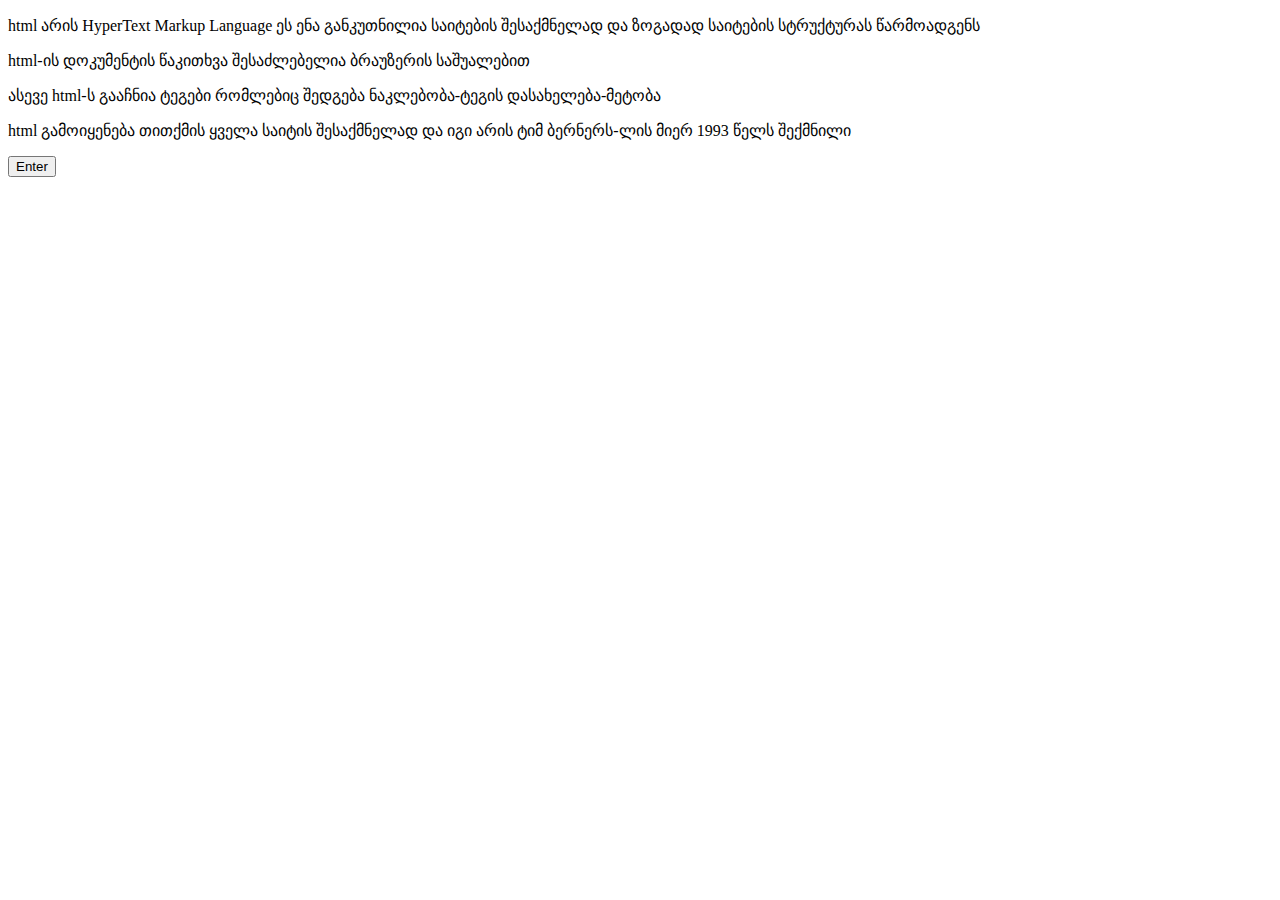
<file: day003/homework/index.html>
<!DOCTYPE html>
<html lang="en">
<head>
    <meta charset="UTF-8">
    <meta name="viewport" content="width=device-width, initial-scale=1.0">
    <title>Document</title>
</head>
<body> 
<p>html არის HyperText Markup Language ეს ენა განკუთნილია საიტების შესაქმნელად და ზოგადად საიტების სტრუქტურას წარმოადგენს</p>
<p>html-ის დოკუმენტის წაკითხვა შესაძლებელია ბრაუზერის საშუალებით</p>
<p>ასევე html-ს გააჩნია ტეგები რომლებიც შედგება ნაკლებობა-ტეგის დასახელება-მეტობა </p>
<p>html გამოიყენება თითქმის ყველა საიტის შესაქმნელად და იგი არის ტიმ ბერნერს-ლის მიერ 1993 წელს შექმნილი</p>
<button>Enter</button>
</body>
</html>
</file>
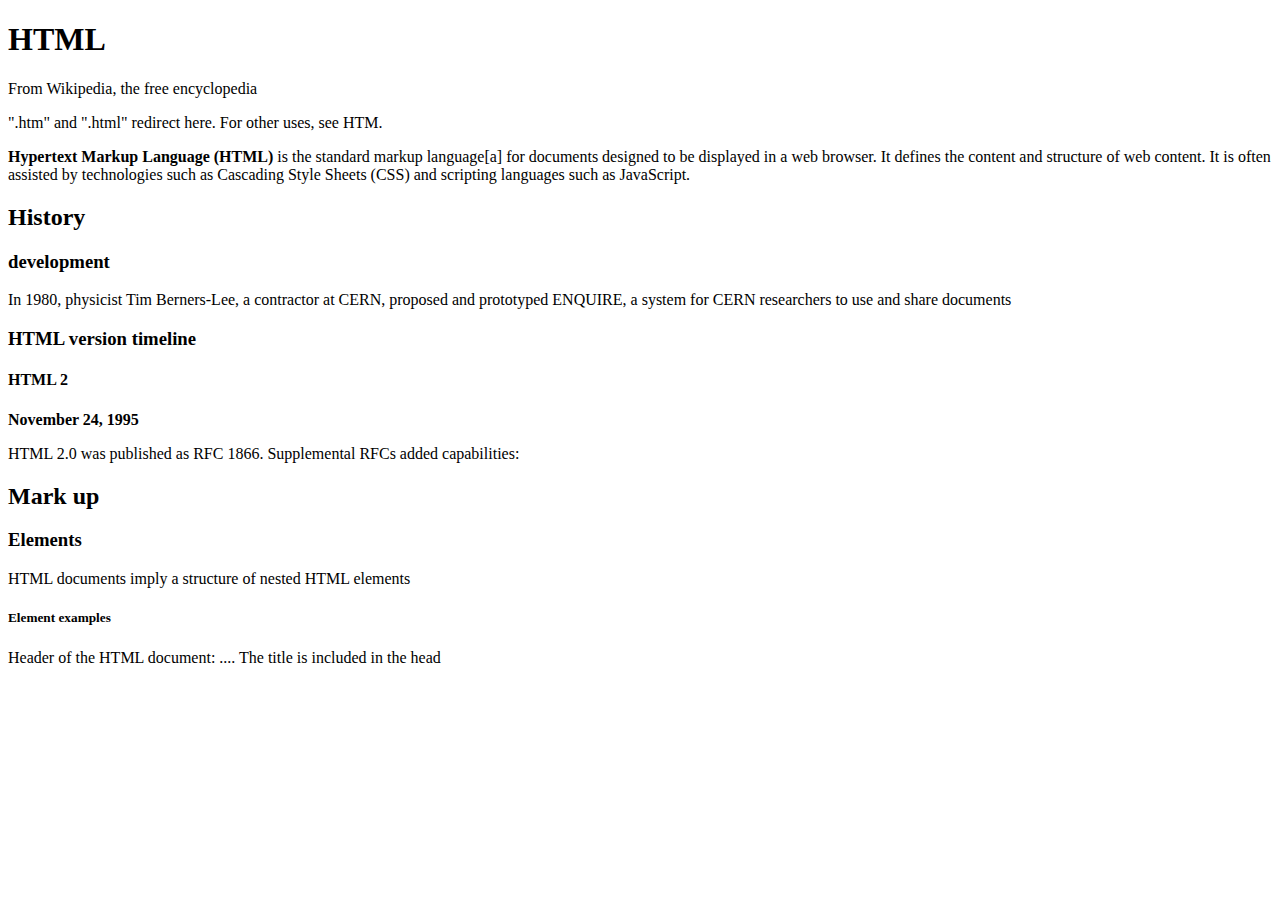
<file: day005/classwork/index.html>
<!DOCTYPE html>
<html lang="en">
<head>
    <meta charset="UTF-8">
    <meta name="viewport" content="width=>, initial-scale=1.0">
    <title>Document</title>
</head>
<body>
    <h1>HTML</h1>
    <p>From Wikipedia, the free encyclopedia</p>
    <p>".htm" and ".html" redirect here. For other uses, see HTM.</p>
    <p><b>Hypertext Markup Language (HTML)</b> is the standard markup language[a] for documents designed to be displayed in a web browser.
     It defines the content and structure of web content.
     It is often assisted by technologies such as Cascading Style Sheets (CSS) and scripting languages such as JavaScript.</p>
     <h2>History</h2>
     <h3>development</h3>
     <p>In 1980, physicist Tim Berners-Lee, a contractor at CERN, proposed and prototyped ENQUIRE,
         a system for CERN researchers to use and share documents</p>
     <h3>HTML version timeline</h3>
     <h4>HTML 2</h4>
     <p><b>November 24, 1995</b></p>
     <p>HTML 2.0 was published as RFC 1866. Supplemental RFCs added capabilities:</p>
     <h2>Mark up</h2>
     <h3>Elements</h3>
     <p>HTML documents imply a structure of nested HTML elements</p>
     <h5>Element examples</h5>
     <p>Header of the HTML document: <head>...</head>. The title is included in the head</p>
</body>
</html>
</file>
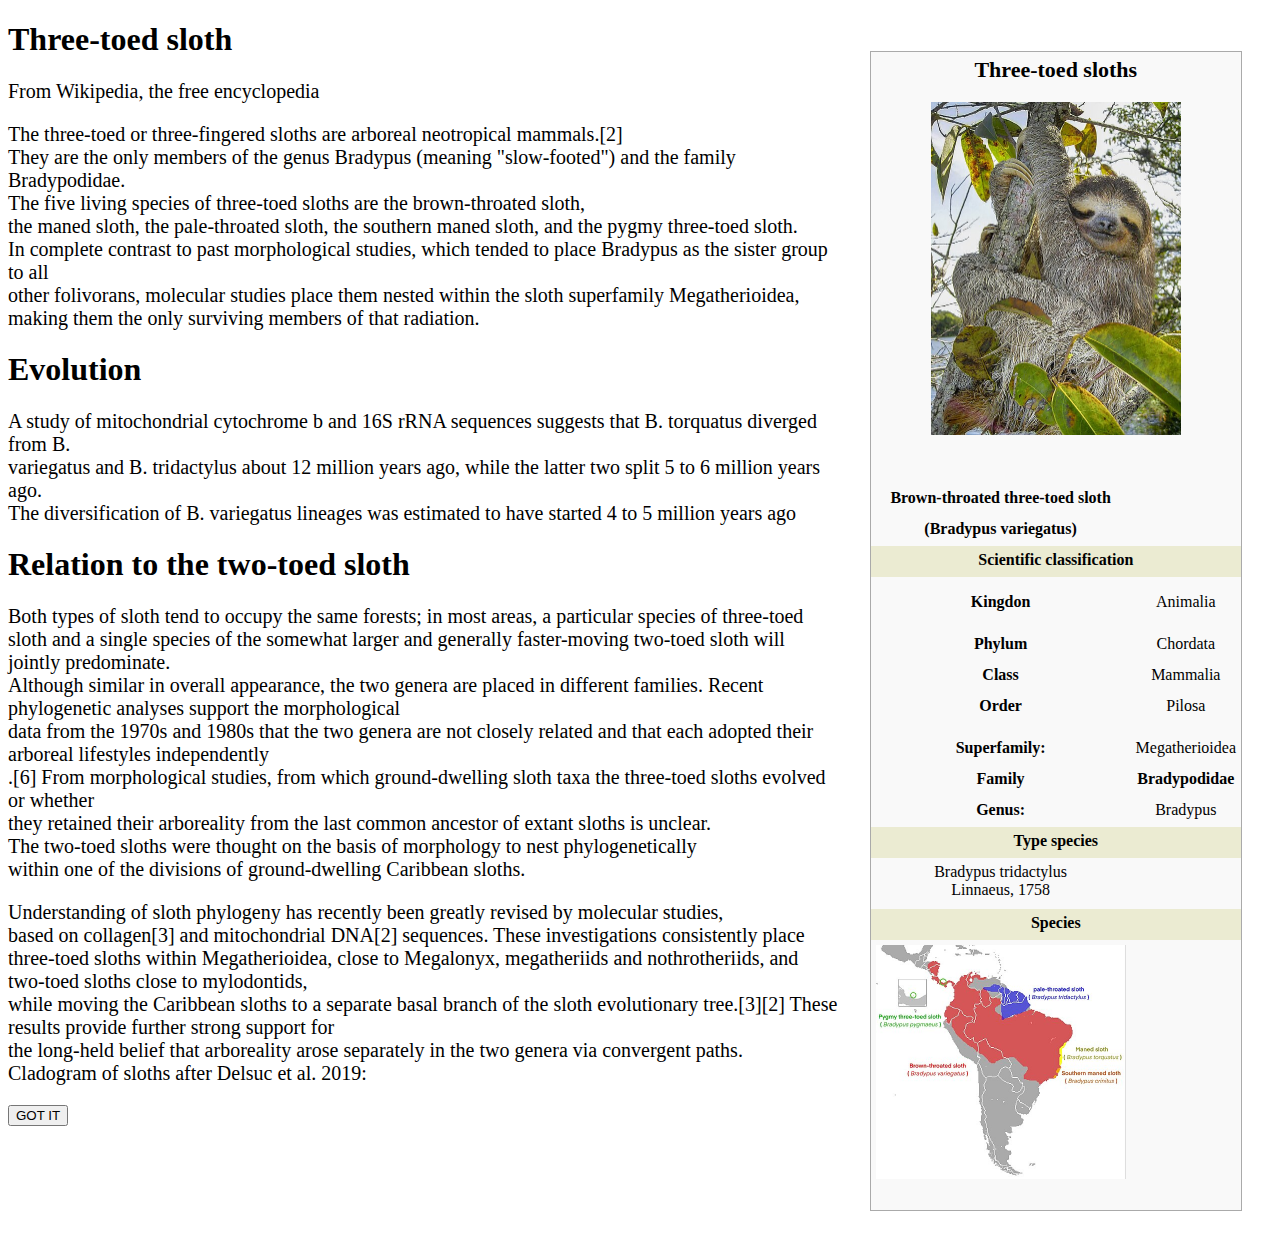
<file: day007/homework/index.html>
<!--ატრიბუტი არის საშუალეა რაც გვეხმარება ვაკონტროლოთ html-ის ელემენტები-->
<!--required tag არის ტეგი რომლის გამოყენებაც აუცილებელია მაგ src,href  -->
<!-- ხოლო optional tag არი ტეგი რომლის გამოყენებაც ნებაყოფლობითია  -->
 <!-- alt ატრიბუტი გამოიყენება გვაძლევს საშუალებას სიტყვიერად აღვწეროთ ფოტო თუ ვერ მოხდა ფოტოს საიტზე გამოტანა -->

 <!DOCTYPE html>
 <html lang="en">
 <head>
    <meta charset="UTF-8">
    <meta name="viewport" content="width=device-width, initial-scale=1.0">
    <title>Document</title>
    <link rel="icon" type="image/x-icon" href="images/images.webp">
    <link rel="stylesheet" href="style.css">
 </head>
 <body>
   <table>   
    <tr>
        <th colspan="2" class="header">Three-toed sloths</th>
    </tr>
        <tr>
             <td colspan="2" style="text-align: center; padding: 10px;">
                <img src="images/Bradypus.jpg" width="250" height="333">
              </td>
              <tr>
        <th>Brown-throated three-toed sloth</th>
        </tr>
        <tr>
        <th>(Bradypus variegatus)
        </th>
        <tr>
        <th colspan="2" class="moon"">Scientific classification</th>
        </tr>
        <td></td>
        </tr>
        <tr>
        <th>Kingdon</th>
        <td>Animalia</td>
        </tr>
        <tr>
        <th colspan="2" class="section-header"></th>
        </tr>
        <tr>
        <th>Phylum</th>
        <td>Chordata</td>
        </tr>
        <tr>
        <th>Class</th>
        <td>Mammalia</td>
        </tr>
        <tr>
        <th>Order</th>
        <td>Pilosa</td>
        </tr>
        <tr>
        <th colspan="2" class="section-header"></th>
        </tr>
        <tr>
        <th>Superfamily:</th>
        <td>Megatherioidea</td>
        </tr>
        <tr>
        <th>Family</th>
        <td><b>Bradypodidae</b></td>
        </tr>
        <tr>
        <th>Genus:</th>
         <td>Bradypus</td>
        </tr>
        <tr>
          <th colspan="2" class="moon">Type species</th>
        </tr>
        <tr>
          <td>Bradypus tridactylus<br>
            Linnaeus, 1758</td>
        </tr>
        <tr>
        <th colspan="2" class="moon">Species</th>
        </tr>
        <tr>
      
        <th class="img"><img src="images/Three-toed_sloth_range.jpg" width="250" height="234"></th>
        </td>
        </tr>
   </table>
  <main class="content">
    <h1>Three-toed sloth</h1>
    <p>From Wikipedia, the free encyclopedia</p>
    <p>The three-toed or three-fingered sloths are arboreal neotropical mammals.[2]<br> They are the only
         members of the genus Bradypus (meaning "slow-footed") and the family Bradypodidae. <br>
         The five living species of three-toed sloths are the brown-throated sloth,<br> the maned sloth, 
         the pale-throated sloth, the southern maned sloth, and the pygmy three-toed sloth.<br> In complete contrast 
         to past morphological studies, which tended to place Bradypus as the sister group to all<br>other folivorans,
          molecular studies place them nested within the sloth superfamily Megatherioidea,<br>
         making them the only surviving members of that radiation.
        </p>
 
          <h1>Evolution</h1>
          <p>A study of mitochondrial cytochrome b and 16S rRNA sequences suggests that B. torquatus diverged from B.<br> variegatus and B.
             tridactylus about 12 million years ago, while the latter two split 5 to 6 million years ago.<br> The diversification of B.
             variegatus lineages was estimated to have started 4 to 5 million years ago</p>
          <h1>Relation to the two-toed sloth</h1>
           <p>Both types of sloth tend to occupy the same forests; in most areas, a particular species of three-toed<br> sloth and 
              a single species of the somewhat larger and generally faster-moving two-toed sloth will jointly predominate.<br> Although similar in overall appearance,
               the two genera are placed in different families. Recent phylogenetic analyses support the morphological<br> data from the 1970s and 1980s
                that the two genera are not closely related and that each adopted their arboreal lifestyles independently<br>.[6] From morphological studies,
                 from which ground-dwelling sloth taxa the three-toed sloths evolved or whether<br>they retained their arboreality from the last common ancestor of extant sloths is unclear.<br>
               The two-toed sloths were thought on the basis of morphology to nest phylogenetically <br>within one of the divisions of ground-dwelling Caribbean sloths.</p>

          <p>Understanding of sloth phylogeny has recently been greatly revised by molecular studies,<br>
                 based on collagen[3] and mitochondrial DNA[2] sequences. These investigations consistently place<br> three-toed sloths within Megatherioidea,
                  close to Megalonyx, megatheriids and nothrotheriids, and two-toed sloths close to mylodontids,<br> while moving the Caribbean sloths to a separate
                  basal branch of the sloth evolutionary tree.[3][2] These results provide further strong support for<br>the long-held belief that arboreality
                   arose separately in the two genera via convergent paths.<br>
   
                  Cladogram of sloths after Delsuc et al. 2019:</p>
  </main>
  <button>GOT IT</button>

 </body>
 </html>
</file>
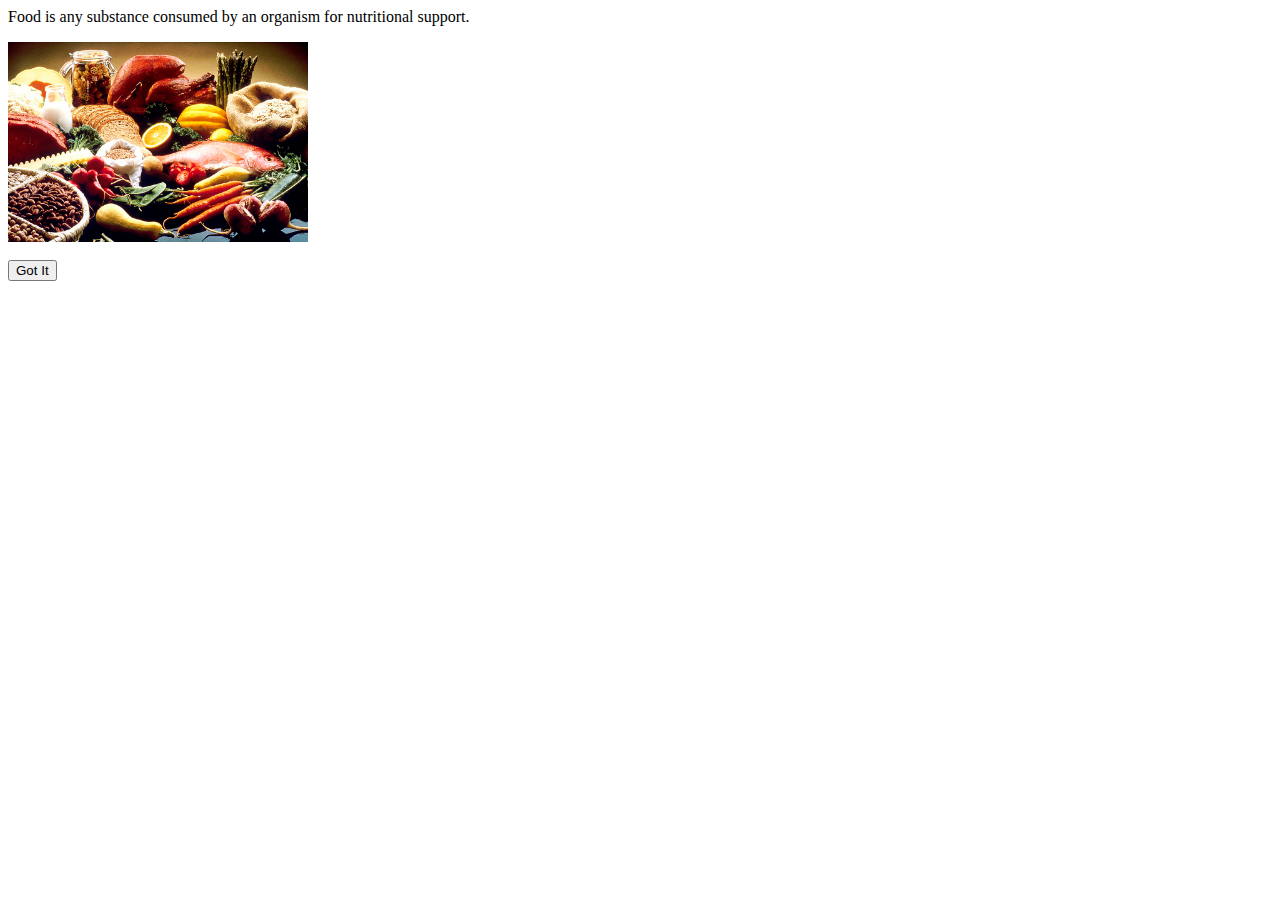
<file: day009/classwork/index.html>
<html>
    <head>
        <title>Food</title>
    </head>
    <body>
        <p>Food is any substance consumed by an organism for nutritional support.</p>
        <img src="Good_Food_Display_-_NCI_Visuals_Online.jpg" alt="Display of various foods" width="300px">
        <br>
        <br>
        <button>Got It</button>
    </body>
</html>
</file>
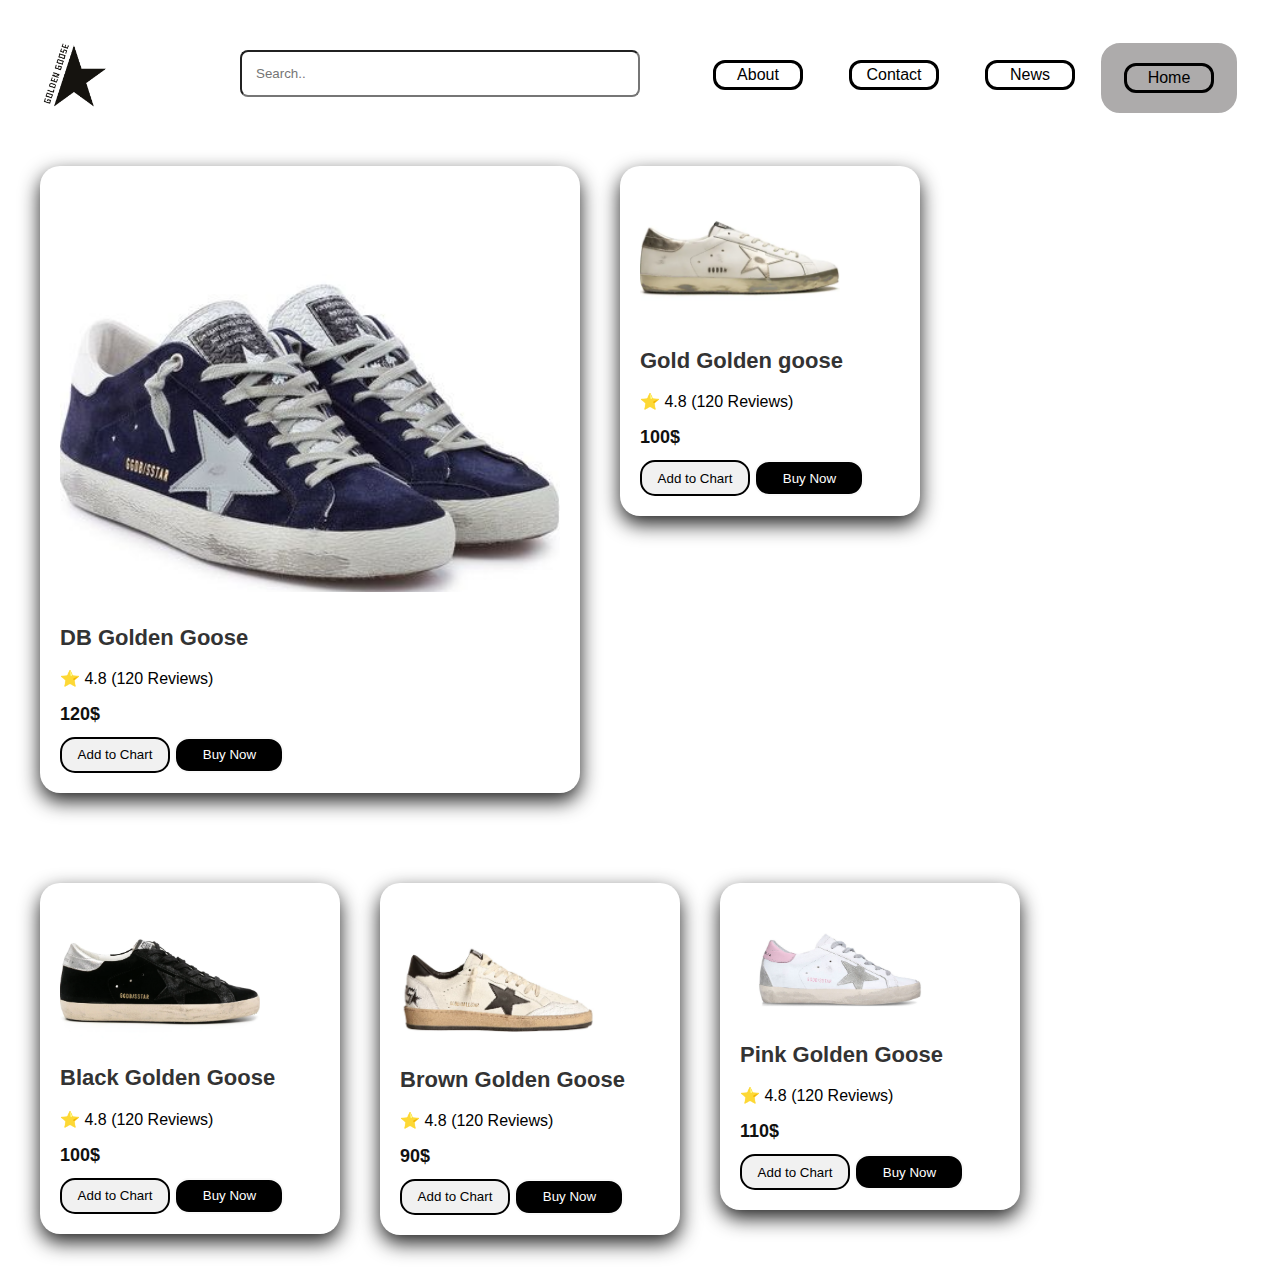
<file: day009/homework/index.html>
<!-- px არის ეკრანზე გამოტანილი ელემენტის ზომის ერთეული, ასევე არის ყველაზე პატარა წერტილი რომელიც შეიძლება გამოჩნდეს ეკრანზე.-->
 <!-- html ტეგი არის კონტეინერი ყველა სხვა ტეგისათვის ,ანუ მასში იწერება ყველა სხვა დანარჩენი ტეგები-->
  <!--head არის ტეგი რომელიც აწვდის ბრაუზერს საიტის შესახებ ინფორმაციას-->
  <!--body არის ტეგი რომელშიც იწერება ყველაფერი რაც ვიზუალურად ჩანს საიტზე-->


<!DOCTYPE html>
<html lang="en">
<head>
    <meta charset="UTF-8">
    <meta name="viewport" content="width=device-width, initial-scale=1.0">
    <title>Golden Goose</title>
    <link rel="icon" type="image/x-icon" href="shoes/MyPhoto_11_5_2025_7_50_24_PM.png">
    <link rel="stylesheet" href="style.css">
</head>
<body>
<img src="shoes/MyPhoto_11_5_2025_7_50_24_PM.png" alt="logo" class="logo" width="70px">
<ol>
  <li class="j"><a href="">Home</a></li>
  <li><a href="">News</a></li>
  <li><a href="">Contact</a></li>
  <li><a href="">About</a></li>
  <input type="text" placeholder="Search..">
</ol>
    <div class="o">
    <div class="first-card">
            <img src="shoes/Screenshot 2025-10-31 215642.png" alt="Dark Blue Golden Goose" class="first-img">
            <h2 class="k">DB Golden Goose</h2>
            <div>
            <p class="product-rating">⭐ 4.8 (120 Reviews)</p>    
            <p class="m">120$</p>
            </div>
        <div class="product-buttons">
      <button class="btn-add">Add to Chart</button>
      <button class="btn-buy">Buy Now</button>
    </div>
    </div>
    <div class="second-card">
           <img src="shoes/Screenshot 2025-10-31 233432.png" alt="Dark Blue Golden Goose" width="200">
            <h2 class="k">Gold Golden goose</h2>
            <div>
            <p class="product-rating">⭐ 4.8 (120 Reviews)</p>    
            <p class="m">100$</p>
            </div>
        <div class="product-buttons">
      <button class="btn-add">Add to Chart</button>
      <button class="btn-buy">Buy Now</button>
    </div>
    </div>
    <div class="third-card">
           <img src="shoes/Screenshot 2025-10-31 233529.png" alt="Dark Blue Golden Goose" class="s" width="200">
            <h2 class="k">Black Golden Goose</h2>
            <div>
            <p class="product-rating">⭐ 4.8 (120 Reviews)</p>    
            <p class="m">100$</p>
            </div>
        <div class="product-buttons">
      <button class="btn-add">Add to Chart</button>
      <button class="btn-buy">Buy Now</button>
    </div>
    </div>
    <div class="forth-card">
           <img src="shoes/Screenshot 2025-10-31 233621.png" alt="Dark Blue Golden Goose" width="200" class="a">
            <h2 class="k">Brown Golden Goose</h2>
            <div>
            <p class="product-rating">⭐ 4.8 (120 Reviews)</p>    
            <p class="m">90$</p>
            </div>
        <div class="product-buttons">
      <button class="btn-add">Add to Chart</button>
      <button class="btn-buy">Buy Now</button>
    </div>
    </div>
    <div class="fifth-card">
           <img src="shoes/Screenshot 2025-10-31 230720.png" alt="Dark Blue Golden Goose" width="200" class="q">
            <h2 class="k">Pink Golden Goose</h2>
            <div>
            <p class="product-rating">⭐ 4.8 (120 Reviews)</p>    
            <p class="m">110$</p>
            </div>
        <div class="product-buttons">
      <button class="btn-add">Add to Chart</button>
      <button class="btn-buy">Buy Now</button>
    </div>
    </div> 
    </div>
</body>
</html>
</file>
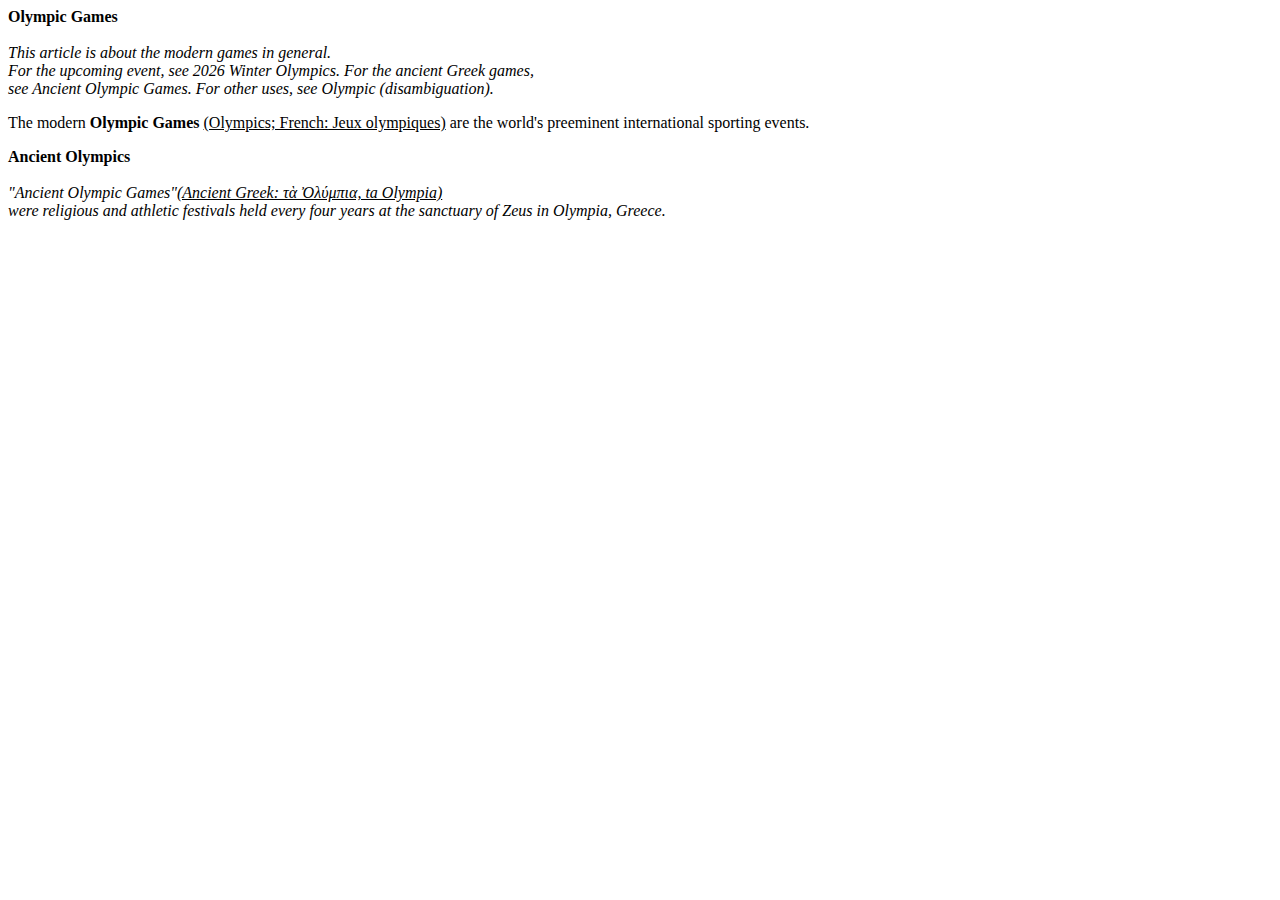
<file: day011/classwork/index.html>
<!DOCTYPE html>
<html lang="en">
<head>
    <title>Document</title>
</head>
<body>
   <b>Olympic Games</b>
   <br><br>
   <i>This article is about the modern games in general.<br>
   For the upcoming event, see 2026 Winter Olympics. For the ancient Greek games,<br>
    see Ancient Olympic Games. For other uses, see Olympic (disambiguation).</i>
    <p>The modern <b> Olympic Games</b> <u>(Olympics; French: Jeux olympiques)</u>
         are the world's preeminent international sporting events. </p>
         <strong>Ancient Olympics</strong>
         <br><br>
         <em> "Ancient Olympic Games"<u>(Ancient Greek: τὰ Ὀλύμπια, ta Olympia)<br></u>
          were religious and athletic festivals held every four years at the sanctuary of Zeus in Olympia, Greece. </em>
</body>
</html>
</file>
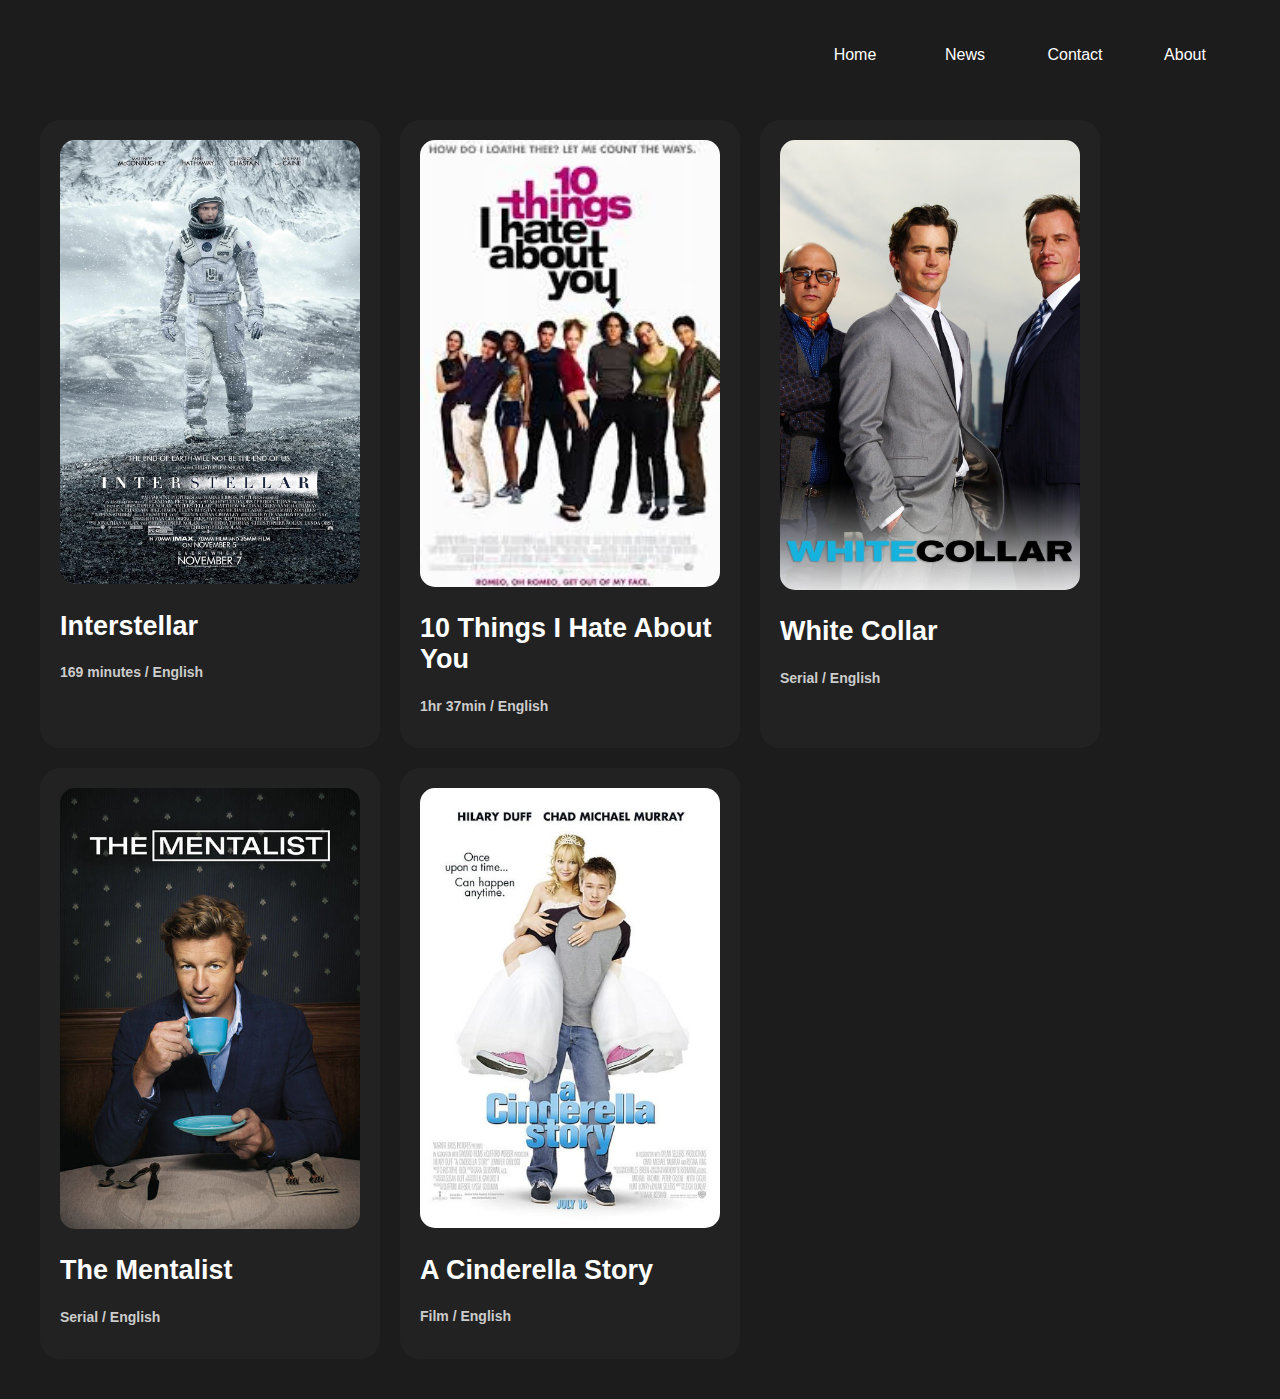
<file: day011/homework/index.html>
<!-- ტექსტის ფორმატირების ტეგები არის ტეგები რომელიც html-ში ვიზუალს უცვლის ნებისმიერ ტექსტის
გვაქვს b-ტექსტის გამუქება i-ტექსტის დახრა u-ტესტის ქვემოთ ხაზის გასმა em-ტექსტის დახრა strong-ტექსტის გამუქება teg-ები
b,i-em,strong ტეგებს შორის განსხვავება ისაა რომ em,strong ტეგი ეხმარება შეზღუდული შესაძლებლობის მქონე ადამიანებს
 როდესაც text reader-ს გამოიყენებენ ხმა და ინტონაცია შეცვალოს,ხოლო დანარჩენი იგივეა strong-b-აუქებს ტექსტს, i-em-ტექსტს ხრის -->


<!DOCTYPE html>
<html lang="en">
<head>
  <meta charset="UTF-8">
  <meta name="viewport" content="width=device-width, initial-scale=1.0">
  <title>MovieSEE</title>
  <link rel="stylesheet" href="style.css"> 
</head>
<body>

  <ol>
    <li><a href="">Home</a></li>
    <li><a href="">News</a></li>
    <li><a href="">Contact</a></li>
    <li><a href="">About</a></li>
  </ol>

  <div class="movie-container">
    <div class="davigale-dges-dzaan">
      <img src="image/MV5BYzdjMDAxZGItMjI2My00ODA1LTlkNzItOWFjMDU5ZDJlYWY3XkEyXkFqcGc@._V1_FMjpg_UX1000_.jpg" alt="Interstellar">
      <div class="k">
        <h2>Interstellar</h2>
        <p class="movie-time">169 minutes / English</p>
      </div>
    </div>

    <div class="davigale-dges-dzaan">
      <img src="image/download.jpeg" alt="10 Things I Hate About You">
      <div class="k">
        <h2>10 Things I Hate About You</h2>
        <p class="movie-time">1hr 37min / English</p>
      </div>
    </div>

    <div class="davigale-dges-dzaan">
      <img src="image/p8266121_b_v8_aa.jpg" alt="White Collar">
      <div class="k">
        <h2>White Collar</h2>
        <p class="movie-time">Serial / English</p>
      </div>
    </div>

    <div class="davigale-dges-dzaan">
      <img src="image/964654991595441373.jpg" alt="The Mentalist">
      <div class="k">
        <h2>The Mentalist</h2>
        <p class="movie-time">Serial / English</p>
      </div>
    </div>

    <div class="davigale-dges-dzaan">
      <img src="image/MV5BMTA1NDI0OTkwNDNeQTJeQWpwZ15BbWU3MDQ3Nzc1MjE@._V1_FMjpg_UX1000_.jpg" alt="A Cinderella Story">
      <div class="k">
        <h2>A Cinderella Story</h2>
        <p class="movie-time">Film / English</p>
      </div>
    </div>
  </div>

</body>
</html>
</file>
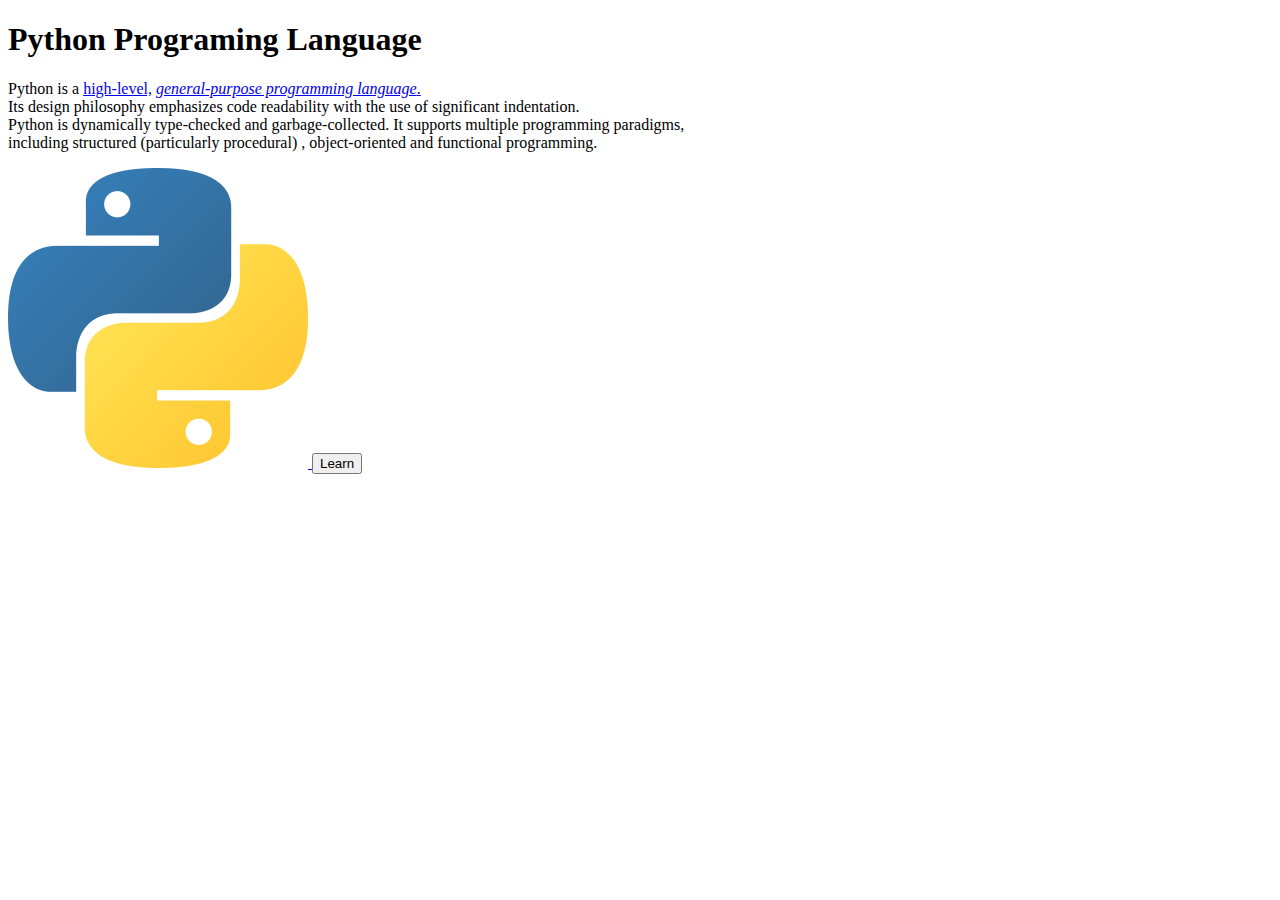
<file: day013/classwork1/index.html>
<!DOCTYPE html>
<html lang="en">
<head>
    <meta charset="UTF-8">
    <meta name="viewport" content="width=device-width, initial-scale=1.0">
    <title>Document</title>
</head>
<body>
    <h1>Python Programing Language</h1>
    <p>Python is a 
        <a href="https://en.wikipedia.org/wiki/High-level_programming_language">high-level,</a> 
        <a href="https://en.wikipedia.org/wiki/General-purpose_programming_language"><i>general-purpose programming language</i>.</a>
        <br>
         Its design philosophy emphasizes code readability with the use of significant indentation.
         <br>
          Python is dynamically type-checked and garbage-collected. It supports multiple programming paradigms,
          <br>
         including structured (particularly procedural)
         , object-oriented and functional programming.<br></p>
       <a href="https://www.python.org/">
        <img src="Python-logo-notext.svg.png" alt="python/logo" width="300px">
       </a>
       <a href="https://www.w3schools.com/python/python_intro.asp"><button>Learn</button></a>
</body>
</html>
<!-- href aris atributi romelic gamoikeneba siteis  an pageis linkis misatiteblad -->
</file>
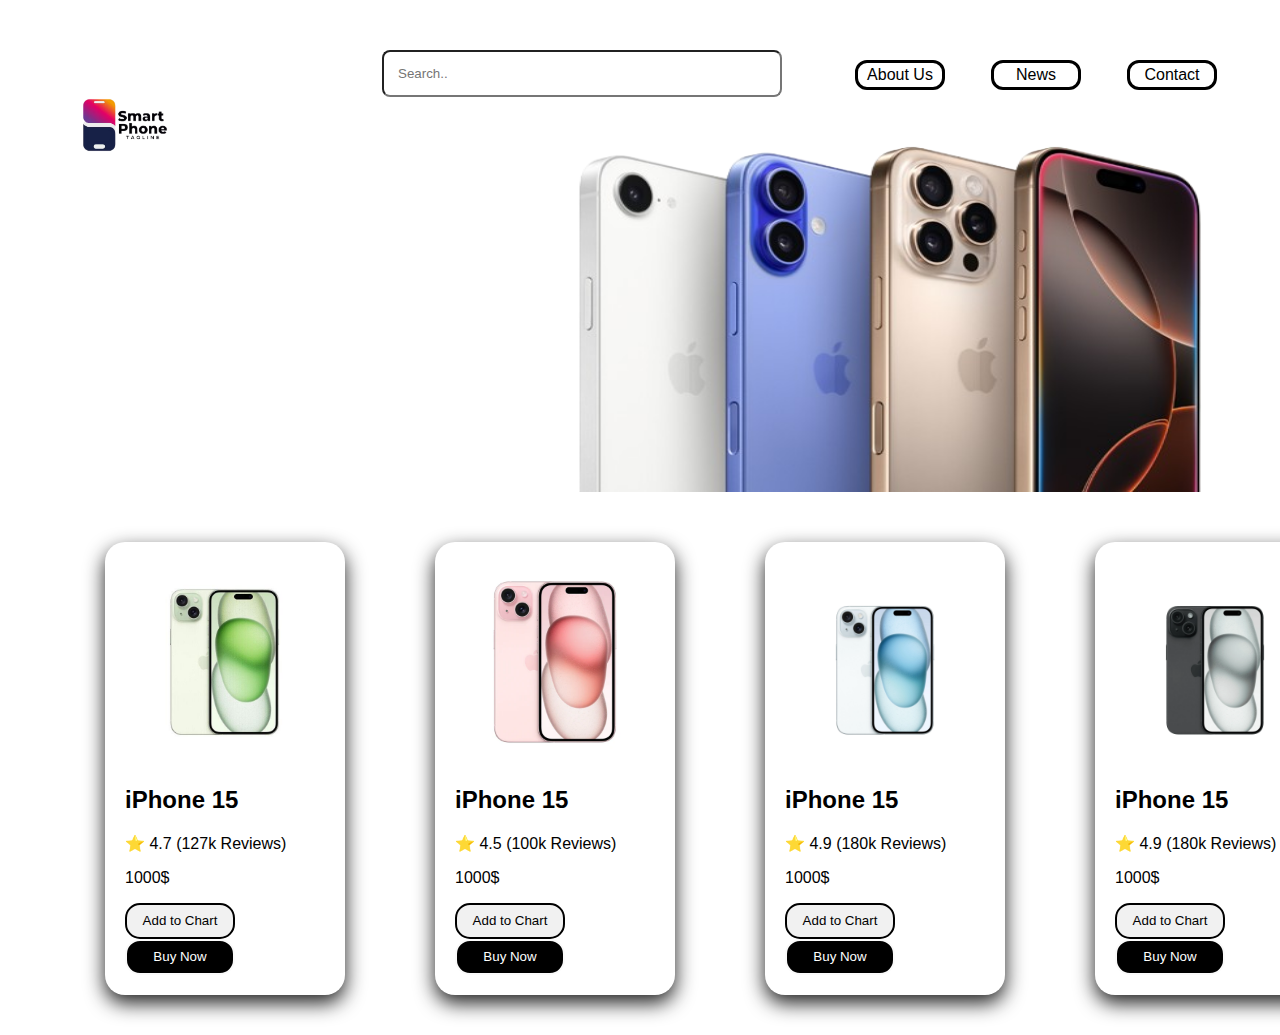
<file: day013/homework/index.html>
<!-- nv=avigacia gverdebs shoris a tegis da href atributis daxmarebit xdeba dawer am tegs da hrefshi chawer html-is file-is saxels -->
<!DOCTYPE html>
<html lang="en">
<head>
    <meta charset="UTF-8">
    <meta name="viewport" content="width=device-width, initial-scale=1.0">
    <title>Smart Phones</title>
    <link rel="stylesheet" href="style1.css">
    <link rel="icon" type="image/x-icon" href="images/MyPhoto_11_16_2025_2_07_21_PM.png">
</head>
<body> 
    <img src="images/MyPhoto_11_16_2025_2_07_21_PM.png" alt="logo" class="logo" width="170px">
    <ol>
        <li class="j"><a href="index2.html">Contact</a></li>
        <li><a href="">News</a></li>
        
        <li><a href="index3.html">About Us</a></li>
        <input type="text" placeholder="Search..">
    </ol>
    <div class="g">
        <img src="images/refurbished-phones-in-uk.png" alt="phones" class="g">
    </div>
    <div class="cards">
    <div class="first-card">
           <img src="images/961d8b7f-fda0-48b5-a5fe-18f9f8cf67ac_Thumb.jpeg" alt="ip15" width="200">
            <h2 class="k">iPhone 15</h2>
            <div>
            <p class="product-rating">⭐ 4.7 (127k Reviews)</p>    
            <p class="m">1000$</p>
            </div>
        <div class="product-buttons">
      <button class="btn-add">Add to Chart</button>
     <a href="index4.html"><button class="btn-buy">Buy Now</button></a>
    </div>
    </div>
    <div class="second-card">
           <img src="images/iPhone_15_Pink_Pure_Back_iPhone_15_Pink_Pure_Front_2up_Screen__WWEN_cfd96ace-df87-4ab3-a96a-e8e9b13bb7b9_600x.webp"
            alt="ip15" width="200">
            <h2 class="k">iPhone 15</h2>
            <div>
            <p class="product-rating">⭐ 4.5 (100k Reviews)</p>    
            <p class="m">1000$</p>
            </div>
        <div class="product-buttons">
      <button class="btn-add">Add to Chart</button>
      <button class="btn-buy">Buy Now</button>
    </div>
    </div>
    <div class="third-card">
        <img src="images/iPhone_15_Blue_PDP_Image_Position-1__en-IN.webp" alt="ip15blue" width="200px">
        <h2 class="k">iPhone 15</h2>
        <p class="product-rating">⭐ 4.9 (180k Reviews)</p>
        <p class="m">1000$</p>
        <div class="product-buttons">
            <button class="btn-add">Add to Chart</button>
            <button class="btn-buy">Buy Now</button>
        </div>
        </div>
        <div class="forth-card">
            <img src="images/316878_0_LopZa1par.webp" alt="ip15black" width="200px">
            <h2 class="k">iPhone 15</h2>
            <p class="">⭐ 4.9 (180k Reviews)</p>
            <p class="m">1000$</p>
        <div class="product-buttons">
            <button class="btn-add">Add to Chart</button>
            <button class="btn-buy">Buy Now</button>
        </div>
        </div>
    </div>
    

</body>
</html>
</file>
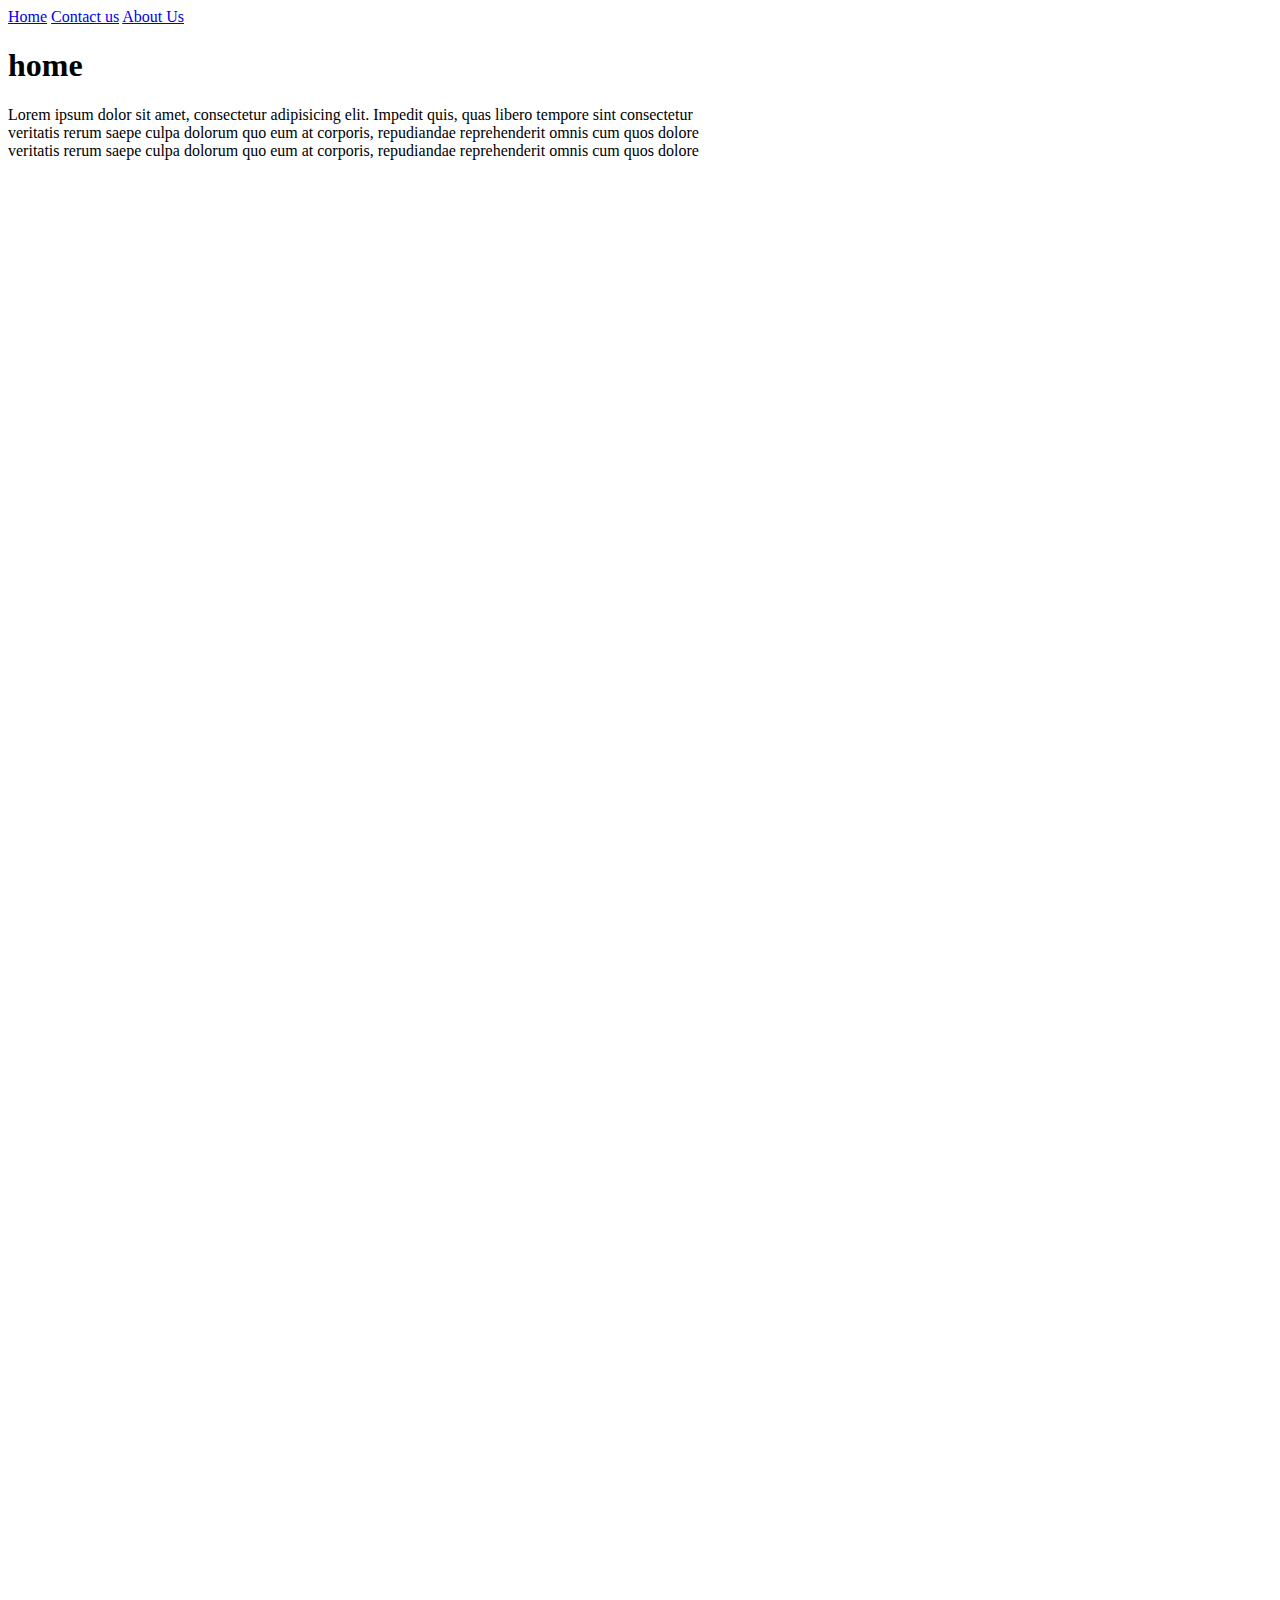
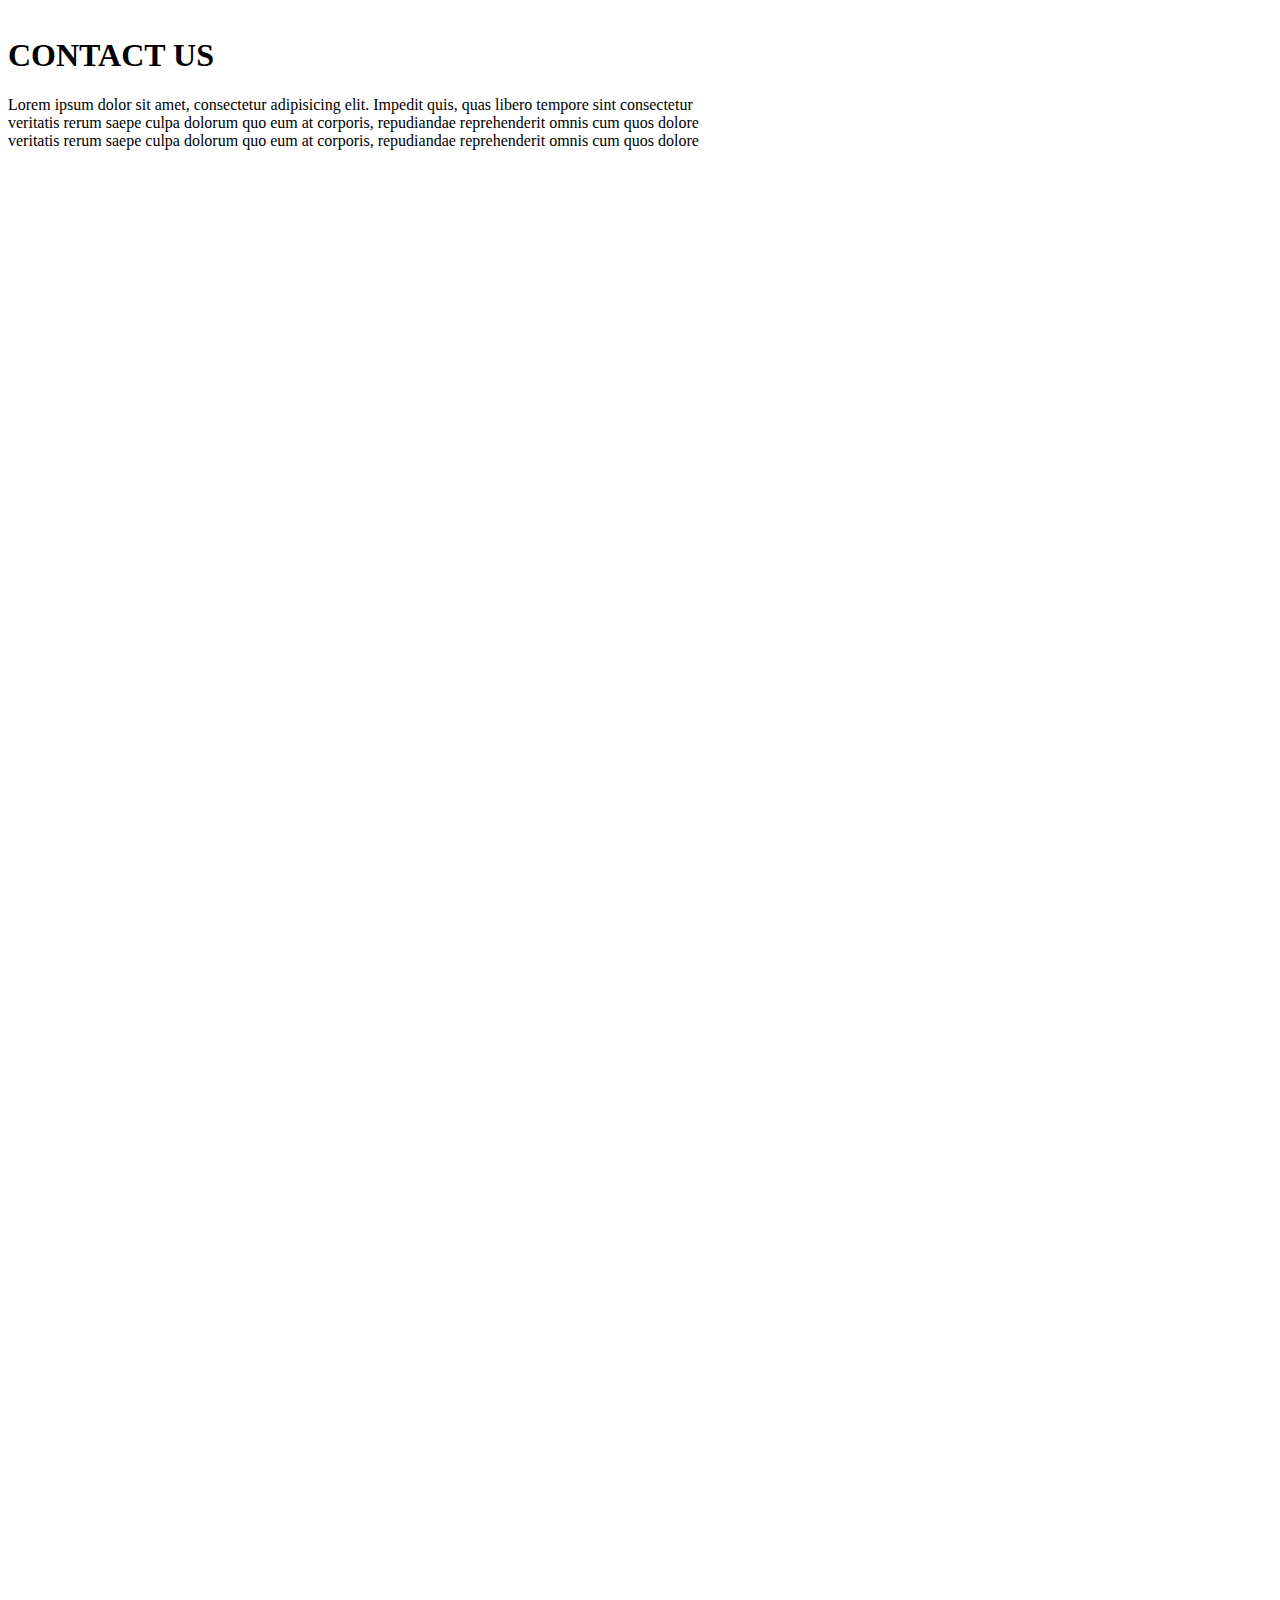
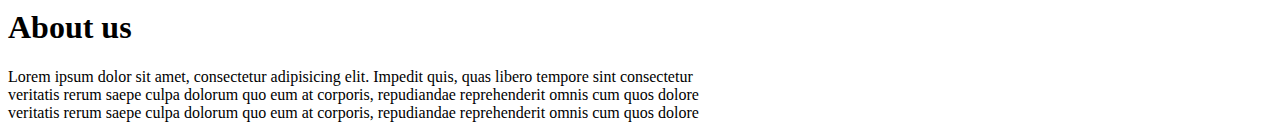
<file: day017/classwork/index.html>
<!DOCTYPE html>
<html lang="en">
<head>
    <meta charset="UTF-8">
    <meta name="viewport" content="width=device-width, initial-scale=1.0">
    <title>Document</title>
</head>
<body>
    <nav>
        <a href="#home-section">Home</a>
        <a href="#contact-us-section">Contact us</a>
        <a href="#aboutus-section">About Us</a>
    </nav>
    <h1 id="home-section">home</h1>
    <p>Lorem ipsum dolor sit amet, consectetur adipisicing elit. Impedit quis, quas libero tempore sint consectetur <br>
        veritatis rerum saepe culpa dolorum quo eum at corporis, repudiandae reprehenderit omnis cum quos dolore<br>
        veritatis rerum saepe culpa dolorum quo eum at corporis, repudiandae reprehenderit omnis cum quos dolore </p>
       <br><br><br><br><br><br><br><br><br><br><br><br><br><br><br>
       <br><br><br><br><br><br><br><br><br><br><br><br><br><br><br><br><br><br><br><br>
       <br><br><br><br><br><br><br><br><br><br><br><br><br><br><br>
       <br><br><br><br><br><br><br><br><br><br><br><br><br><br><br>
       <br><br><br><br><br><br><br><br><br><br><br><br><br><br><br> 

    <h1 id="contact-us-section">CONTACT US</h1>
    <p>Lorem ipsum dolor sit amet, consectetur adipisicing elit. Impedit quis, quas libero tempore sint consectetur <br>
        veritatis rerum saepe culpa dolorum quo eum at corporis, repudiandae reprehenderit omnis cum quos dolore<br>
        veritatis rerum saepe culpa dolorum quo eum at corporis, repudiandae reprehenderit omnis cum quos dolore </p>
    <br><br><br><br><br><br><br><br><br><br><br><br><br><br><br><br><br><br><br>
    <br><br><br><br><br><br><br><br><br><br><br><br><br><br><br>
    <br><br><br><br><br><br><br><br><br><br><br><br><br><br><br>
    <br><br><br><br><br><br><br><br><br><br><br><br><br><br><br>
    <br><br><br><br><br><br><br><br><br><br><br><br><br><br><br>

    <h1 id="aboutus-section">About us</h1>
    <p>Lorem ipsum dolor sit amet, consectetur adipisicing elit. Impedit quis, quas libero tempore sint consectetur <br>
        veritatis rerum saepe culpa dolorum quo eum at corporis, repudiandae reprehenderit omnis cum quos dolore<br>
        veritatis rerum saepe culpa dolorum quo eum at corporis, repudiandae reprehenderit omnis cum quos dolore </p>
</body>
</html>
</file>
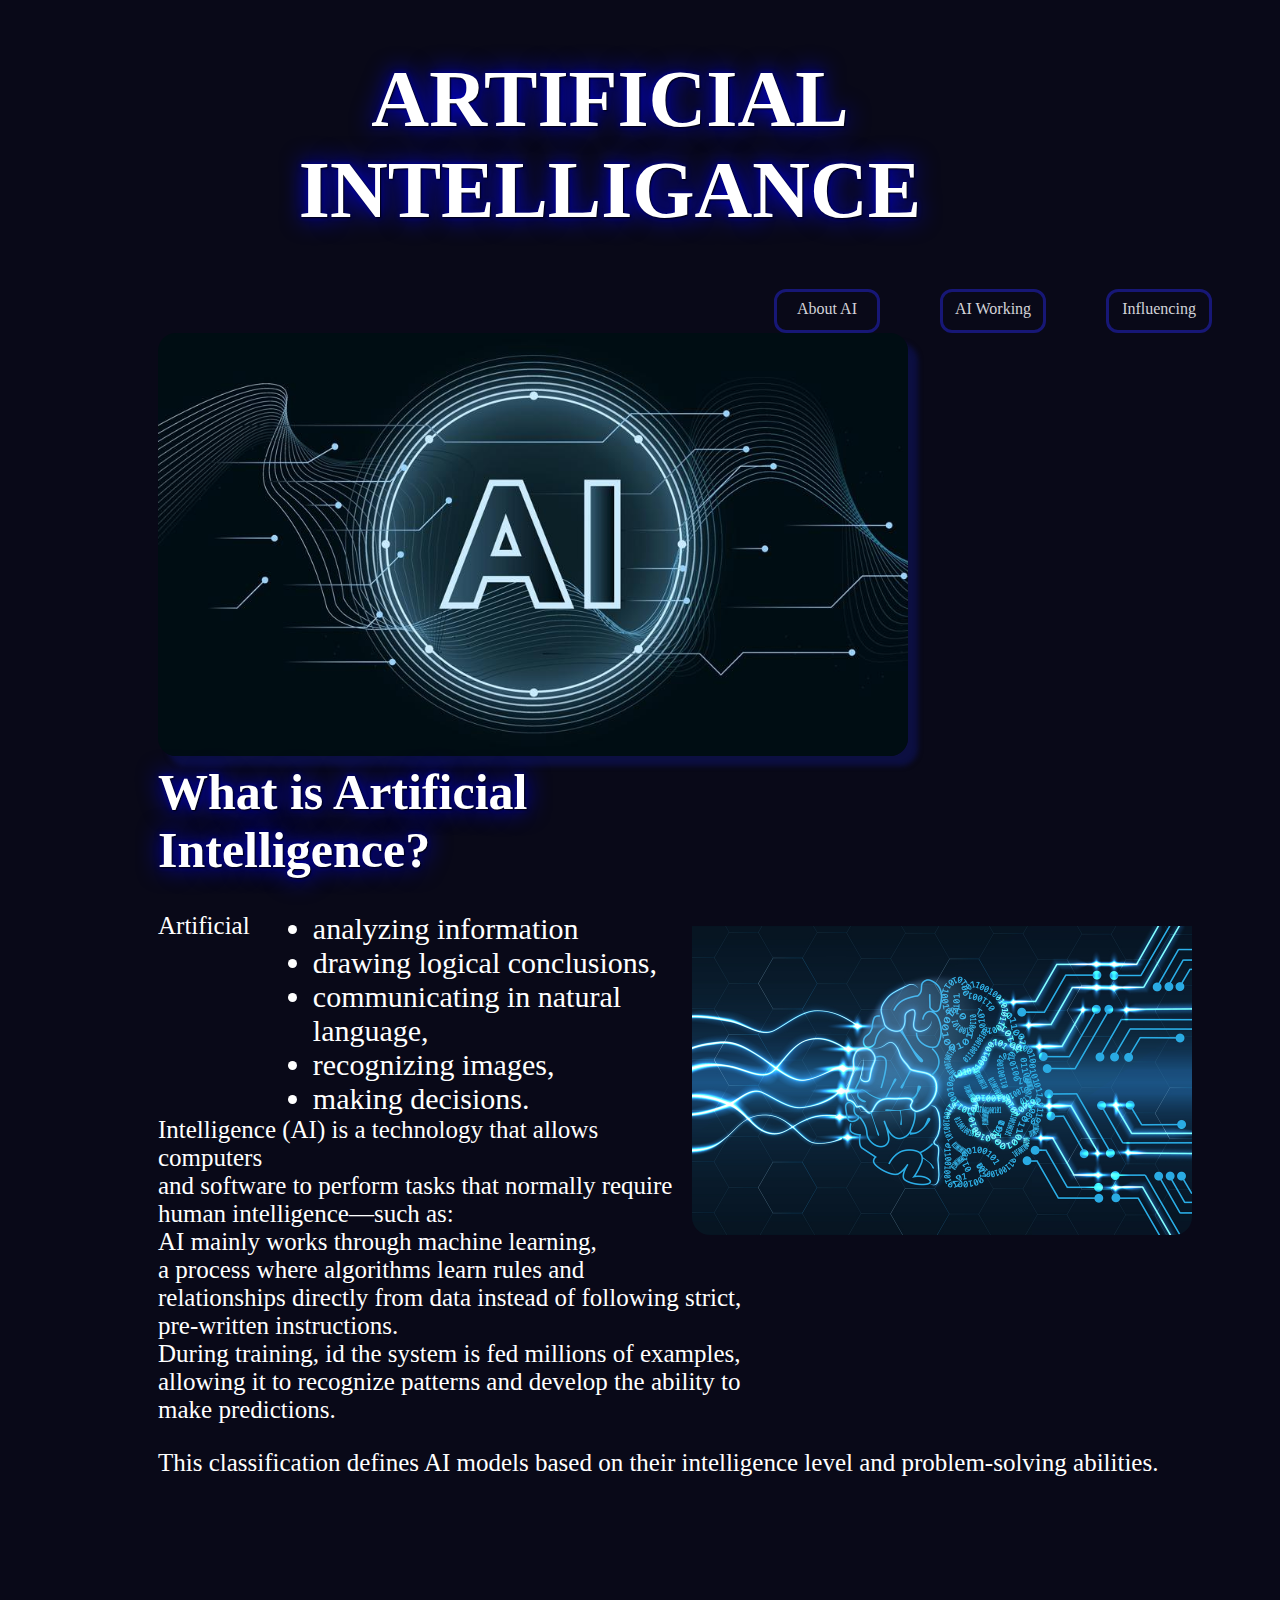
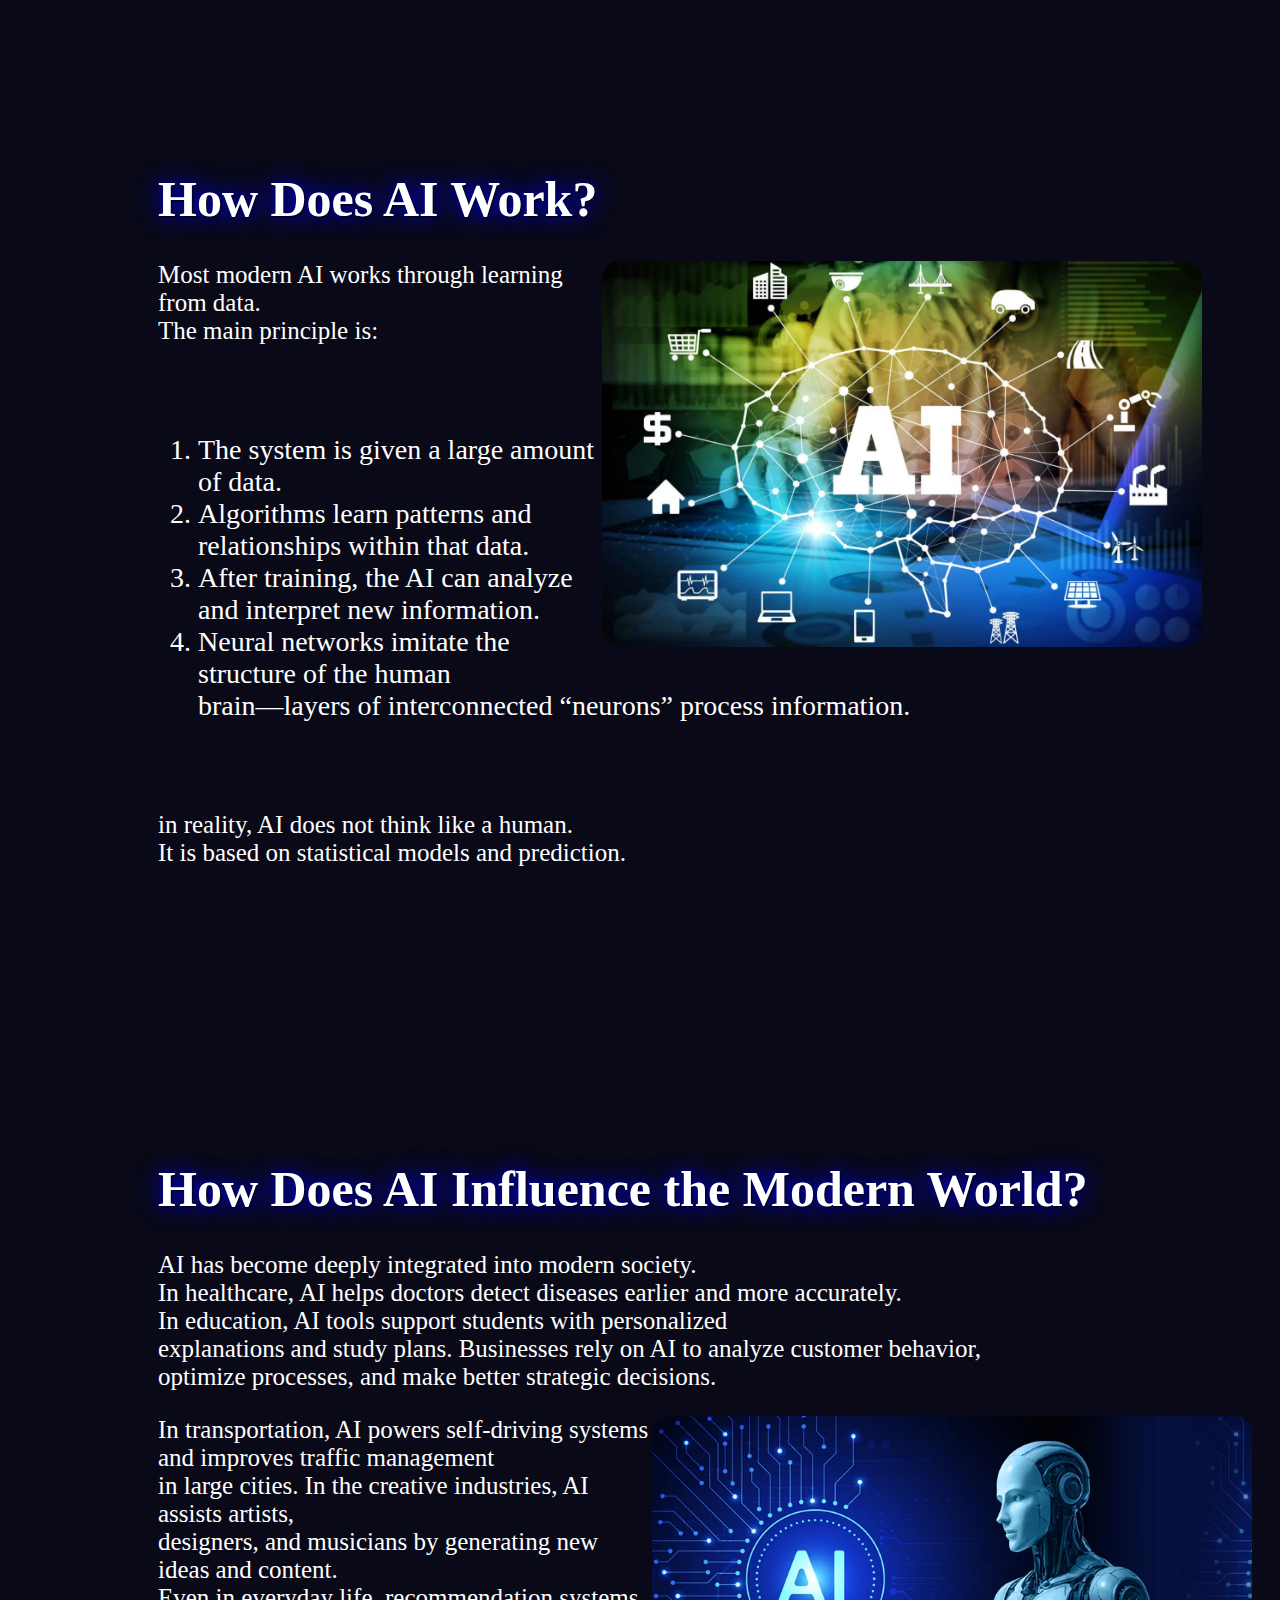
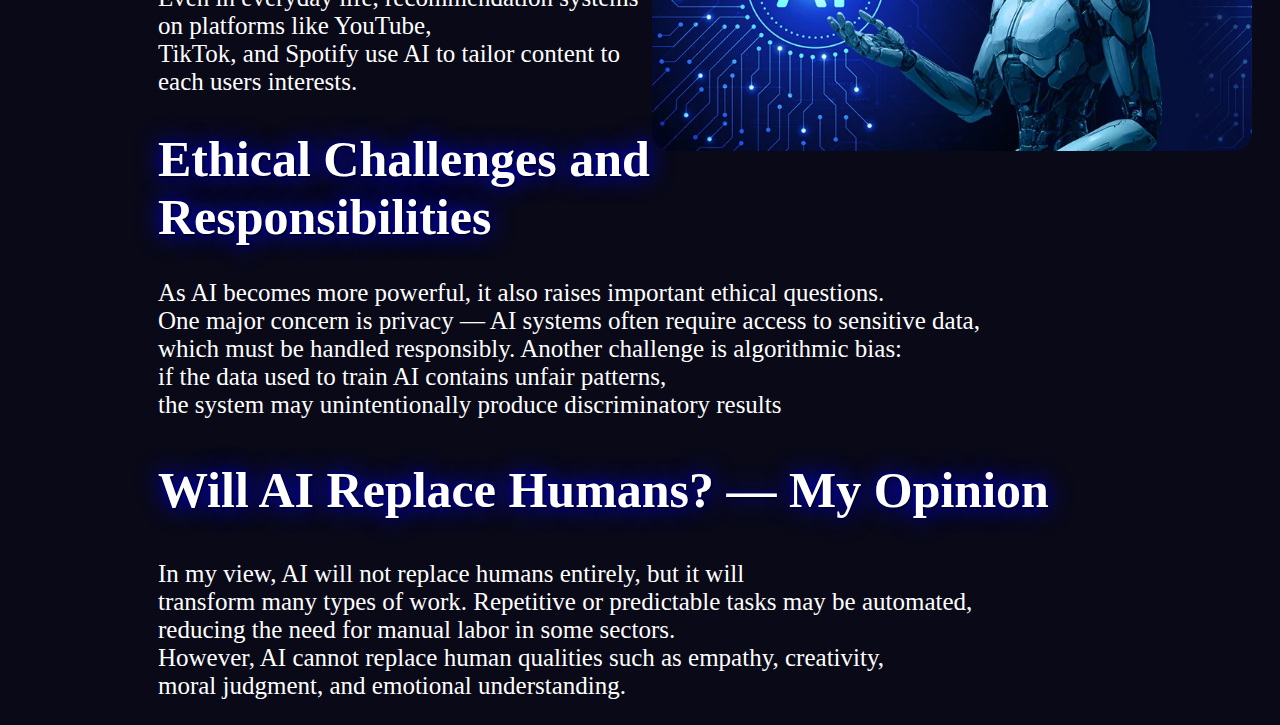
<file: day017/homework/index.html>
<!DOCTYPE html>
<html lang="en">
<head>
    <meta charset="UTF-8">
    <meta name="viewport" content="width=device-width, initial-scale=1.0">
    <title>AI</title>
    <link rel="stylesheet" href="style.css">
</head>
<body>
    <h1 class="k">ARTIFICIAL INTELLIGANCE</h1>
    <nav class="bar">
        <a href="#about">About AI</a>
        <a href="#work">AI Working</a>
        <a href="#influence">Influencing</a>
    </nav>
    <div class="images">
    <img src="the-4-top-artificial-intelligence-trends-for-2021.jpeg" alt="" width="750px" class="m">
    <img src="shutterstock_561931702.jpg" alt="" width="500px" class="type">
    </div>
    <br><br><br><br><br><br><br><br><br><br><br><br><br><br><br><br><br><br><br><br><br><br><br><br>
    <div class="container">
    <h1 id="about">What is Artificial Intelligence?</h1>
    <ul class="list">
            <li>analyzing information</li>
            <li>drawing logical conclusions,</li>
            <li>communicating in natural language,</li>
            <li>recognizing images,</li>
            <li>making decisions.</li>
         </ul>
    <div class="ai">
    <p>
        Artificial Intelligence (AI) is a technology that
         allows computers <br> and software to perform tasks that normally require human intelligence—such as:<br>
        AI mainly works through machine learning,<br> a process where algorithms learn rules and <br>relationships
             directly from data instead of following strict, pre-written instructions. <br>During training, id
              the system is fed millions of examples,<br>
             allowing it to recognize patterns and develop the ability to make predictions.
            </p>
    </div>
         <p>This classification defines AI models based on their intelligence level and problem-solving abilities.</p>
    </div>
             <br><br><br><br><br><br><br><br><br><br><br><br><br>
       <div class="container">
            
             <h1 id="work">How Does AI Work?</h1>
             <img src="What-is-AI-how-does-it-work.webp" width="600px" class="workai">
             <p>Most modern AI works through learning from data.<br>
                The main principle is:</p>

                <br><br>
            <ol class="list2">
                <li>The system is given a large amount of data.</li>
                <li>Algorithms learn patterns and relationships within that data.</li>
                 <li>After training, the AI can analyze and interpret new information.</li>
                <li>Neural networks imitate the structure of the human<br> brain—layers
                         of interconnected “neurons” process information.</li>
             </ol>
             <br><br>
            <p>in reality, AI does not think like a human.<br> It is based on statistical models and prediction.</p>
       </div>
            <br><br><br><br><br><br><br><br><br><br><br><br><br>
      

        <div class="container">
            <h1 id="influence">How Does AI Influence the Modern World?</h1>
            <p>AI has become deeply integrated into modern society.<br> In healthcare,
                 AI helps doctors detect diseases earlier and more accurately.<br>
                 In education, AI tools support students with personalized <br>explanations and study plans.
                 Businesses rely on AI to analyze customer behavior,<br>
                 optimize processes, and make better strategic decisions.<br></p>
            <img src="What-is-Artificial-Intelligence-.webp" alt="" width="600px" class="webp">
                 <p>In transportation, AI powers self-driving systems and improves traffic management<br> in large cities.
                     In the creative industries, AI assists artists,<br> designers, 
                     and musicians by generating new ideas and content.<br> Even in everyday life,
                     recommendation systems on platforms like YouTube,<br> TikTok, and Spotify 
                     use AI to tailor content to each users interests.</p>

            <h1>Ethical Challenges and Responsibilities</h1>
            <p>As AI becomes more powerful, it also raises important ethical questions. <br>One major concern is privacy
                 — AI systems often require access to sensitive data,<br> which must be handled responsibly.
                  Another challenge is algorithmic bias:<br> if the data used to train AI contains unfair patterns,<br>
                 the system may unintentionally produce discriminatory results</p>
                 <h2>Will AI Replace Humans? — My Opinion</h2>
                 <p>In my view, AI will not replace humans entirely, but it will<br> transform many types of work. 
                    Repetitive or predictable tasks may be automated,<br> reducing the need for manual labor in some sectors.<br>
                     However, AI cannot replace human qualities such as empathy, creativity,<br>
                     moral judgment, and emotional understanding.</p>
        </div>

</body>
</html>
</file>
<file: day007/homework/style.css>
table {
  float: right;
  float: top;
  background-color: #f9f9f9;
  border: 1px solid #aaa;
  width: 200px;
  height: 1160px;
  margin: 30px ;
  border-collapse: collapse ;
}
p {
font-size: 20px;
}

th,td {
  vertical-align: top;
  padding: 5px;
  text-align: center;
}


.header {
  text-align: center;
  font-size: 22px;
}
.moon {
  background-color: rgb(235,235,210);
  text-align: center;
}
table img {
   display: block;
    margin-left: auto;
    margin-right: auto;
}
</file>
<file: day009/homework/style.css>
* {
    box-sizing: border-box;
    font-family: "Poppins", sans-serif;
}

body {
  background: #fff;
  margin: 0;
  padding: 40px;
}
.logo {
 float: left;
 margin-bottom: ;

}

ol {
  list-style-type: none;
  margin: 0;
  padding: 0;
  overflow: hidden;

}
  
ol li {
  float: right;
}

ol li a {
  border: solid #000000;
  border-radius: 12px;
  display: block;
  color: rgb(0, 0, 0);
  text-decoration: none;
  width: 90px;
  margin: 20px 23px ;
  margin: 20px 23px ;
  height: 30px;
  text-align: center;
  padding-top: 3px;

}

ol li a:hover {
  background-color: #7e7a7a;
  color: #f1f1f1;
}

input[type=text] {
    float: right;
    display: block;
    text-align: left;
    width: 400px;
    margin: 0;
    padding: 14px;
    border-radius: 8px;
    margin-right: 50px;
    margin-top: 10px;
  }
  .j {
    background-color: #adabab;
    border: solid white;
    border-radius: 22px;
    
  }

.o {
  display: flex;
  flex-wrap: wrap;
  gap: 40px;
  justify-content: flex-start;
  align-items: flex-start;
  flex-wrap: wrap;
}

.first-card {
  margin-top: 50px;
  box-shadow: 0 8px 20px rgb(0, 0, 0, 0.88);
  transition: transform 0.25s ease, box shadow 0.25s ease;
  border-radius: 20px;
  background: #fff;
  padding: 20px;
  width: 540px;
  position: relative;
  margin-left: 0;
  transition: background-color 1s ease-out, transform 1s ease-out;
}
.first-card:hover {
  transform: scale(1.1);
}
.second-card,.third-card,.forth-card,.fifth-card {
  margin-top: 50px;
  box-shadow: 0 8px 20px rgb(0, 0, 0, 0.88);
  transition: transform 0.25s ease, box shadow 0.25s ease;
  border-radius: 20px;
  background: #fff;
  padding: 20px;
  width: 300px;
  position: relative;
  transition: background-color 1s ease-out, transform 1s ease-out;
}

.fifth-card:hover {
 transform: scale(1.1);
}
.second-card:hover {
  transform: scale(1.1);
}
.third-card:hover {
  transform: scale(1.1);
}
.forth-card:hover {
  transform: scale(1.1);
}

.first-img {
  width: 500px;
  height: auto;
  margin-bottom: 10px;
}

.k {
    font-size: 22px;
    color: #333;
}


.m {
  font-size: 18px;
  font-weight: 600;
  color: #111;
  margin: 8px 0 12px;
  
}

.product-buttons {
  /* justify-content: space-between; */
  gap: 8px;
}

.btn {
  flex: 1;
  border: none;
  cursor: pointer;
  font-weight: 500;
}

.btn-add {
  background-color: #f1f1f1;
  border: 2px solid black;
  border-radius: 15px;
  width: 110px;
  height: 36px;
  padding: auto;
  transition: background-color 1s ease-out, transform 1s ease-out;
}

.btn-add:hover {
  background-color: #333;
   transform: scale(1.1);
}

.btn-buy {
  background-color: black;
  color: white;
  border: 2px solid rgb(250, 250, 250);
  border-radius: 15px;
  width: 110px;
  height: 36px;
  padding: auto;
  transition: background-color 1s ease-out, transform 1s ease-out;
}

.btn-buy:hover {
  background-color: #333;
   transform: scale(1.1);
}

.second-card {
    float: right;
}
.a {
    margin-top: 30px;
}
.s {
    margin-top: 20px;
}
/* .q {
    margin-top: 150px;
} */
</file>
<file: day011/homework/style.css>
body {
  background-color: rgb(29, 28, 28);
  margin: 0;
  padding: 40px;
  font-family: Arial, sans-serif;
}


ol {
  list-style-type: none;
  margin: 0;
  padding: 0;
  display: flex;
  justify-content: flex-end;
}

ol li {
  margin: 0 10px;
}

ol li a {
  display: block;
  color: white;
  text-decoration: none;
  width: 90px;
  height: 30px;
  text-align: center;
  line-height: 30px;
  border-radius: 5px;
  transition: background-color 0.3s ease;
}

ol li a:hover {
  background-color: #7e7a7a;
  color: #f1f1f1;
}


.movie-container {
  display: flex;
  flex-wrap: wrap;
  gap: 20px;
  margin-top: 50px;
}


.davigale-dges-dzaan {
  background-color: #222;
  border-radius: 20px;
  padding: 20px;
  width: 300px;
  transition: transform 0.25s ease, box-shadow 0.25s ease, background-color 1s ease-out;
}

.davigale-dges-dzaan img {
  width: 100%;
  border-radius: 15px;
}

.k {
  font-size: 18px;
  font-weight: 600;
  color: white;
  margin: 12px 0 0 0;
}

.movie-time {
  font-size: 14px;
  color: #ccc;
  margin-top: 5px;
}

/* Hover effect */
.davigale-dges-dzaan:hover {
  transform: translateY(-5px);
  box-shadow: 0 10px 20px rgba(0,0,0,0.5);
}
</file>
<file: day013/homework/style1.css>
* {
    box-sizing: border-box;
    font-family: "Poppins", sans-serif;
}
body {
  background: #fff;
  margin: 0;
  padding: 40px;
}
.logo {
 float: left;
}
ol {
  list-style-type: none;
  margin: 0;
  padding: 0;
  overflow: hidden;

}
  
ol li {
  float: right;
}

ol li a {
  border: solid #000000;
  border-radius: 12px;
  display: block;
  color: rgb(0, 0, 0);
  text-decoration: none;
  width: 90px;
  margin: 20px 23px ;
  margin: 20px 23px ;
  height: 30px;
  text-align: center;
  padding-top: 3px;

}

ol li a:hover {
  background-color: #7e7a7a;
  color: #f1f1f1;
}

input[type=text] {
    float: right;
    display: block;
    text-align: left;
    width: 400px;
    margin: 0;
    padding: 14px;
    border-radius: 8px;
    margin-right: 50px;
    margin-top: 10px;
  }
 .g {
    margin-left: 200px;
    height: 382px;
    width: 900px;
 }
.cards{
    display: flex;
    gap: 90px;
    margin-left: 65px;
}
  .second-card,.third-card,.forth-card {
  margin-top: 50px;
  box-shadow: 0 8px 20px rgb(0, 0, 0, 0.88);
  transition: transform 0.25s ease, box shadow 0.25s ease;
  border-radius: 20px;
  background: #fff;
  padding: 20px;
  width: 300px;
  position: relative;
  transition: background-color 1s ease-out, transform 1s ease-out;
}
.first-card {
  margin-top: 50px;
  box-shadow: 0 8px 20px rgb(0, 0, 0, 0.88);
  transition: transform 0.25s ease, box shadow 0.25s ease;
  border-radius: 20px;
  background: #fff;
  padding: 20px;
  width: 300px;
  position: relative;
  transition: background-color 1s ease-out, transform 1s ease-out;
}
.product-buttons {
  gap: 8px;
}

.btn {
  flex: 1;
  border: none;
  cursor: pointer;
  font-weight: 500;
}

.btn-add {
  background-color: #f1f1f1;
  border: 2px solid black;
  border-radius: 15px;
  width: 110px;
  height: 36px;
  padding: auto;

}

.btn-add:hover {
  background-color: #333;
}

.btn-buy {
  background-color: black;
  color: white;
  border: 2px solid rgb(250, 250, 250);
  border-radius: 15px;
  width: 110px;
  height: 36px;
  padding: auto;
}

.btn-buy:hover {
  background-color: #333;
  
}
</file>
<file: day017/homework/style.css>
body {
    background-color: rgb(9, 9, 24);
    color: white;
}
a {
    color: #d3d3d8;
    border: solid #171776;
    border-radius: 12px;
    text-decoration: none;
    width: 100px;
    height: 30px;
    text-align: center;
    padding-top: 8px;
    float: left;
    margin-right: 60px;
}
.container {
    align-items: flex-start;
    width: 100%;
  
}
.ai {
    width: 60%;
    font-size: 22px;
}

.list {
    width: 30%;
    list-style-type: disc;
    padding-left: 40px;
    margin: 0;
    float: right; 
    font-size: 30px;
}
.bar {
    float: right;
    display: block;
    border-color: #171792;
   
}

.k {
    font-size: 80px;
    text-align: center;
    margin-right: 210px;
    text-shadow:  1px 1px 2px black, 0 0 25px blue, 0 0 5px darkblue;
}

h1,p {
    margin-left: 150px;
   
}
p {
    font-size: 25px;
}
h1,h2 {
    font-size: 50px;
    text-shadow:  1px 1px 2px black, 0 0 25px blue, 0 0 5px darkblue;
}
h2 {
    margin-left: 150px;
}
.m {
    float: left;
    border-radius: 18px;
    margin-left: 150px;
    box-shadow: 10px 10px 5px rgb(12, 15, 65);
}
.webp {
    float: right;
    margin-right: 20px;
    border-radius: 18px;
}

 .type {
    float: right;
    margin-right: 80px;
    border-radius: 18px;
    padding-top: 170px; 
}

.images {
    display: block;
}
.workai {
    float: right;
    margin-right: 70px;
    border-radius: 18px;
   
}
.list2 {
    font-size:28px;
    margin-left: 150px;
}
</file>
